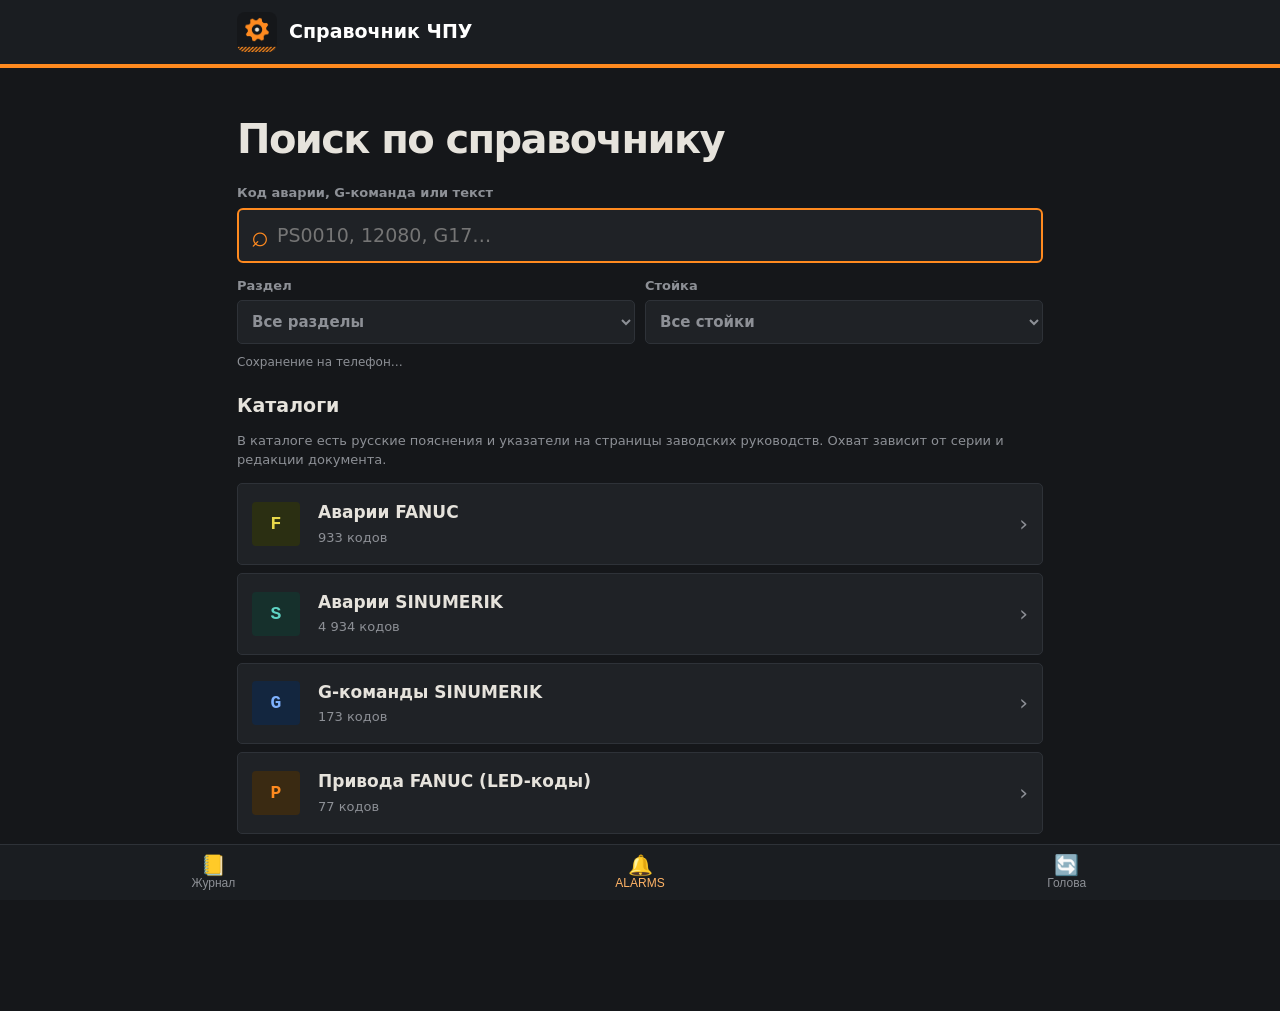
<file: spravochnik/index.html>
<!doctype html>
<html lang="ru">
<head>
<meta charset="utf-8"><meta name="viewport" content="width=device-width, initial-scale=1, viewport-fit=cover">
<meta name="theme-color" content="#15171a"><meta name="apple-mobile-web-app-capable" content="yes">
<title>Справочник ЧПУ</title><link rel="manifest" href="../manifest.webmanifest"><link rel="icon" href="../icon-192.png"><link rel="apple-touch-icon" href="../apple-touch-icon.png"><link rel="stylesheet" href="app.css">
<script src="app.js" defer></script><style>body{padding-bottom:56px}
/* ===== общая нижняя навигация (Журнал / Справочник / Голова) ===== */
.gnav{position:fixed;left:0;right:0;bottom:0;z-index:6;display:flex;height:56px;
  background:#1a1d21;border-top:1px solid #2e3238;padding-bottom:env(safe-area-inset-bottom)}
.gnav-item{flex:1;display:flex;flex-direction:column;align-items:center;justify-content:center;gap:2px;
  color:#8d9096;text-decoration:none;font:12px/1.1 -apple-system,BlinkMacSystemFont,"Segoe UI",Roboto,sans-serif}
.gnav-ic{font-size:20px;line-height:1}
.gnav-item.on{color:#ffb366}
.app.model-only ~ .gnav{display:none}
.gnav-badges{display:flex;gap:2px}
.gnav-badges b{font-style:normal;font-weight:800;font-size:10px;line-height:14px;width:14px;height:14px;border-radius:4px;text-align:center}
.gnav-badges b.f{background:#2b2f12;color:#e8d84a}
.gnav-badges b.s{background:#16302c;color:#5fd3c4}
</style></head>
<body><header><div class="bar"><img src="../icon-192.png" alt="" width="40" height="40"><strong>Справочник ЧПУ</strong></div></header>
<main><h1>Поиск по справочнику</h1><form role="search" id="search"><label for="query">Код аварии, G-команда или текст</label><div class="searchbox"><span aria-hidden="true">⌕</span><input id="query" type="search" placeholder="PS0010, 12080, G17…" autocomplete="off" spellcheck="false"></div>
<div class="filters"><label>Раздел<select id="section"><option value="">Все разделы</option></select></label><label>Стойка<select id="series"><option>Все стойки</option></select></label><label id="prefixBox" hidden>Префикс<select id="prefix"></select></label></div></form>
<p class="status" id="network" role="status"></p>
<div class="listhead"><h2 id="listTitle">Каталоги</h2><span id="count" role="status"></span></div>
<p class="meta">В каталоге есть русские пояснения и указатели на страницы заводских руководств. Охват зависит от серии и редакции документа.</p><div id="results" aria-busy="true">Загрузка справочника…</div><button id="more" hidden>Показать ещё</button>
<details class="instructions"><summary>Как пользоваться без интернета</summary><p>Открой справочник с интернетом и дождись сообщения «Доступен без интернета». В Chrome на Android выбери в меню «Установить приложение» или «Добавить на главный экран». На iPhone открой страницу в Safari и выбери «Поделиться» → «На экран Домой».</p><p>Поиск и русские пояснения сохраняются на телефоне. Для записей с пометкой «Указатель» доступна ссылка на страницу заводского руководства. Для просмотра этой страницы без сети заранее сохрани PDF на телефон.</p></details>
</main><nav class="gnav" aria-label="Разделы">
  <a href="../" class="gnav-item"><span class="gnav-ic">📒</span><span>Журнал</span></a>
  <a href="./" class="gnav-item on"><span class="gnav-ic">🔔</span><span>ALARMS</span></a>
<a href="../golova/" class="gnav-item"><span class="gnav-ic">🔄</span><span>Голова</span></a>
</nav>
</body></html>
</file>
<file: spravochnik/app.css>
:root{color-scheme:dark;--ink:#e6e3dc;--muted:#8d9096;--green:#ff8a1f;--line:#2e3238;--paper:#15171a}*{box-sizing:border-box}
body{margin:0;background:var(--paper);color:var(--ink);font:16px/1.45 system-ui,Roboto,sans-serif}
header{background:#1a1d21;color:white;border-bottom:4px solid #ff8a1f}.bar,main{max-width:850px;margin:auto}.bar{display:flex;align-items:center;gap:12px;min-height:64px;padding:8px 22px}.bar strong{font-size:19px}.bar img{border-radius:8px}.bar button{margin-left:auto;background:#262a2f}
main{padding:clamp(24px,5vw,50px) 22px 40px}h1{font-size:clamp(26px,5vw,40px);line-height:1.05;letter-spacing:-.04em;margin:0 0 24px}
button,select,input{font:inherit;color:inherit}button,select,summary{cursor:pointer}button,select{min-height:44px;border:1px solid var(--line);border-radius:5px;padding:6px 10px;background:#1f2226}
label{display:block;font-size:13px;font-weight:600;color:var(--muted)}.searchbox{margin-top:5px;display:flex;align-items:center;border:2px solid var(--green);border-radius:6px;background:#1f2226;padding:0 12px;gap:8px}.searchbox span{font-size:30px;color:var(--green)}input{min-width:0;width:100%;border:0;background:transparent;font-size:19px;padding:12px 0;outline:none}.searchbox:focus-within{box-shadow:0 0 0 3px rgba(255,138,31,.35)}
.filters{display:flex;flex-wrap:wrap;gap:10px;margin:14px 0 0}.filters label{flex:1 1 145px;min-width:0}select{display:block;width:100%;margin-top:4px;font-size:15px}.status{font-size:12px;color:var(--muted);min-height:17px;margin:10px 0 20px}
.listhead{display:flex;align-items:baseline;gap:12px;margin:16px 0 10px}.listhead h2{font-size:19px;margin:0}.listhead span,.meta{color:var(--muted);font-size:13px}
.catalog{display:grid;grid-template-columns:52px 1fr auto;align-items:center;gap:14px;text-align:left;width:100%;padding:16px 14px;margin-bottom:8px;background:#1f2226}.catalog:hover,button:hover{border-color:var(--green)}.symbol{display:grid;place-items:center;width:48px;height:44px;font:700 18px ui-monospace,monospace;background:#23262b;color:#c9c6bf;border-radius:4px}.symbol.siemens{background:#16302c;color:#5fd3c4}.symbol.fanuc{background:#2b2f12;color:#e8d84a}.symbol.gcodes{background:#13263f;color:#7fb2ff}.symbol.fanuc_drives{background:#3a2a12;color:#ff8a1f}.catalog strong{display:block;font-size:17px}.chevron{color:#8d9096;font-size:22px}
.card{padding:14px 16px;border:1px solid var(--line);border-left:3px solid var(--green);background:#1f2226;border-radius:4px;margin-bottom:8px;overflow-wrap:anywhere}.card h3{font:700 18px ui-monospace,monospace;margin:0;color:var(--green)}.card p{margin:6px 0}.card .original-message{font-size:14px;color:var(--muted)}.card a{color:#ffb366}.refs{font-size:13px;margin-top:9px}.refs a{display:block;margin-top:4px}.instructions{border-top:1px solid var(--line);padding:16px 0;margin-top:28px;font-size:14px;color:var(--muted)}.instructions summary{font-weight:600}button:focus-visible,a:focus-visible,summary:focus-visible,select:focus-visible{outline:3px solid #ff8a1f;outline-offset:2px}[hidden]{display:none!important}#more{width:100%;margin-top:8px}@media(max-width:480px){main{padding-left:15px;padding-right:15px}.bar{padding-left:15px}.filters{gap:8px}.filters label{flex-basis:130px}}
</file>
